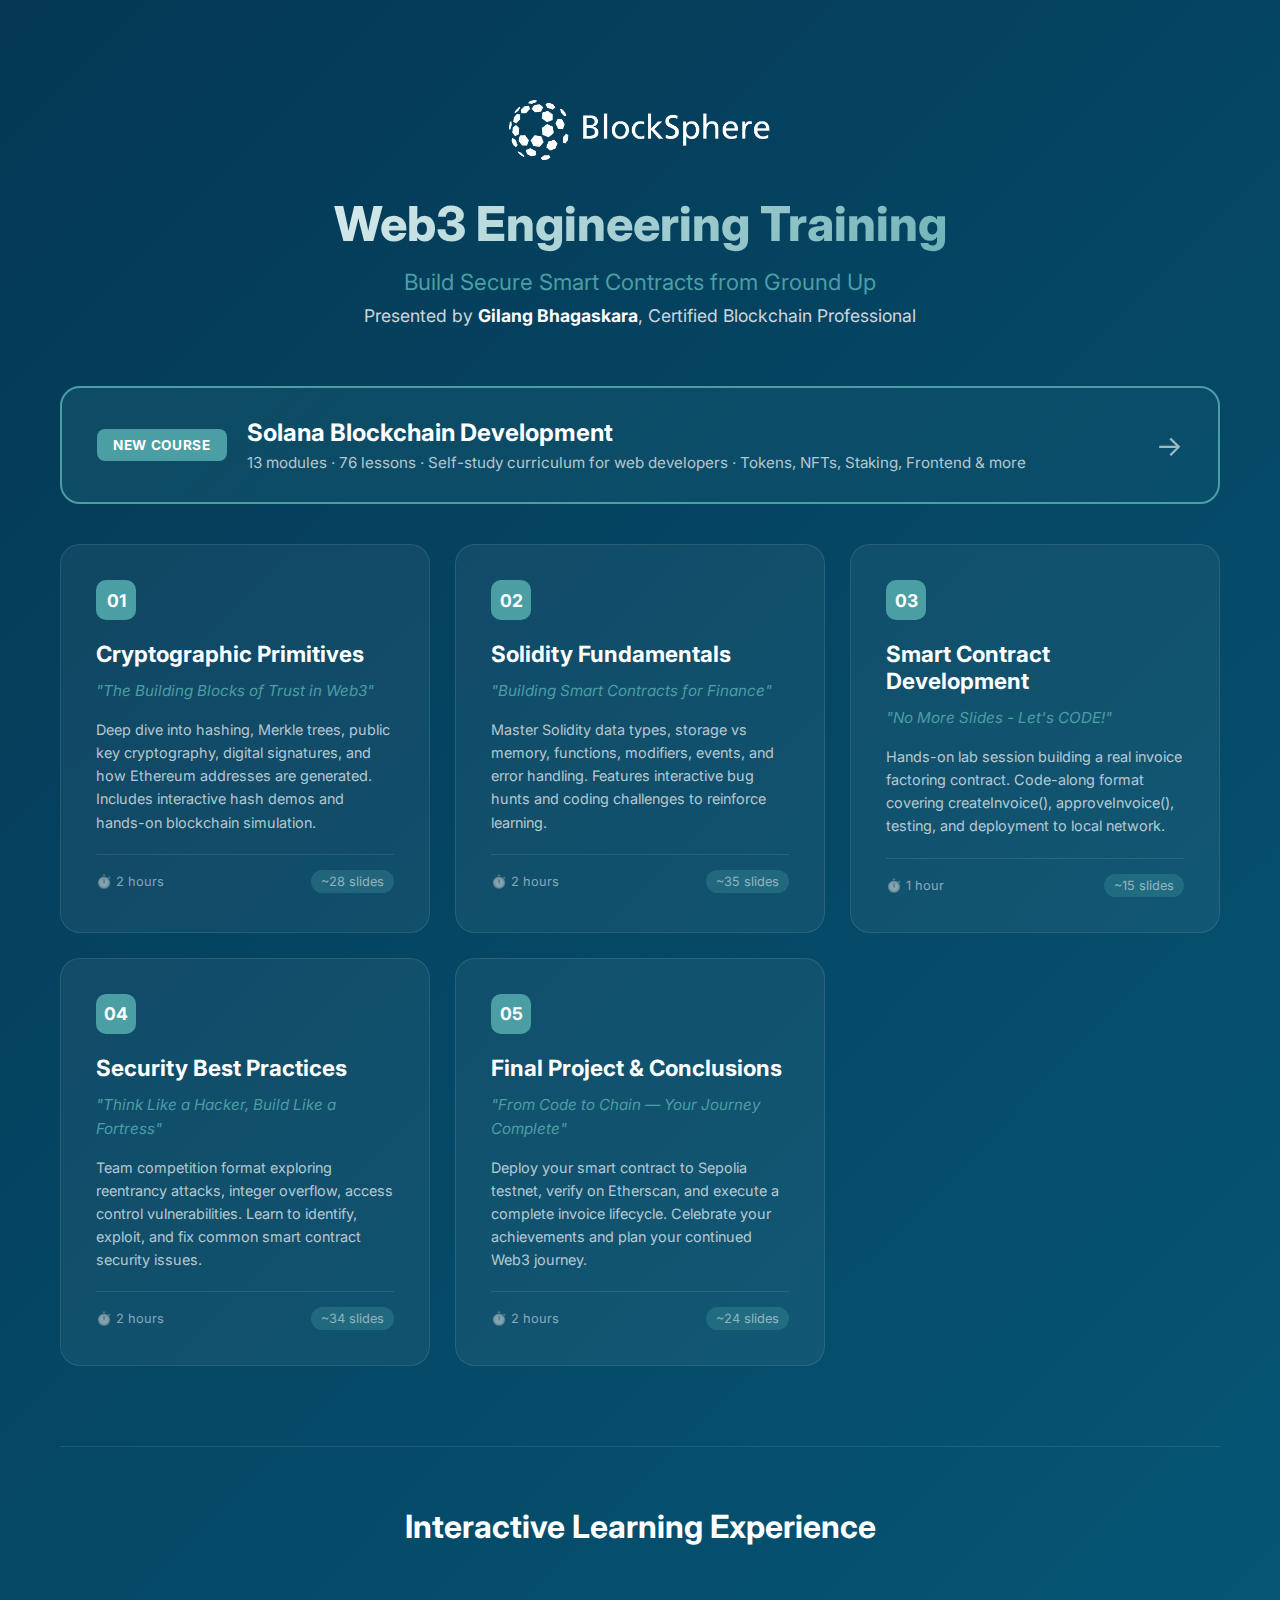
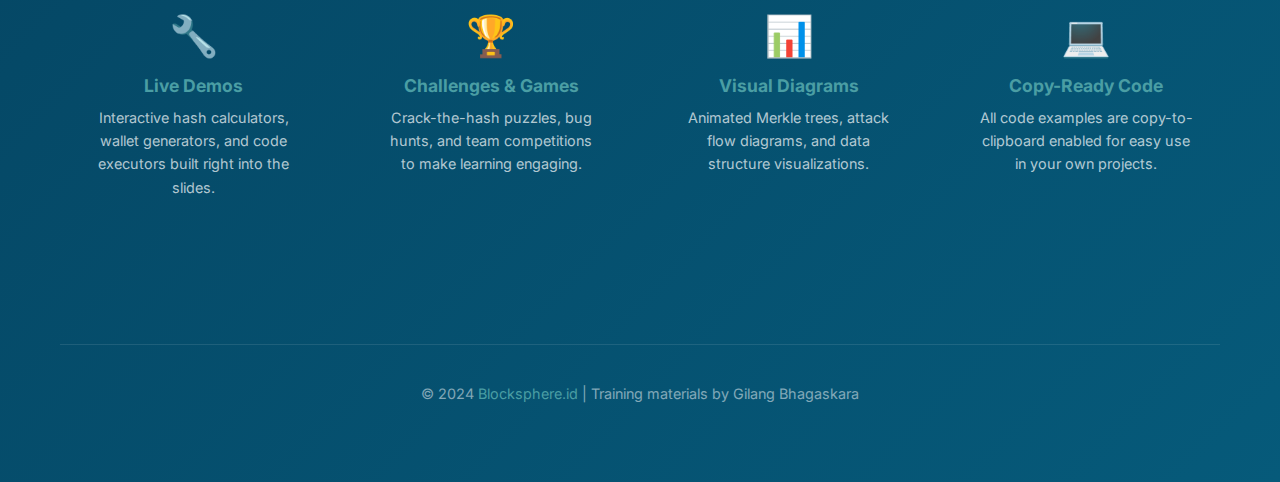
<file: index.html>
<!DOCTYPE html>
<html lang="en">
<head>
    <meta charset="UTF-8">
    <meta name="viewport" content="width=device-width, initial-scale=1.0">
    <title>Web3 Engineering Training | Blocksphere.id</title>
    <link rel="preconnect" href="https://fonts.googleapis.com">
    <link rel="preconnect" href="https://fonts.gstatic.com" crossorigin>
    <link href="https://fonts.googleapis.com/css2?family=Inter:wght@400;500;600;700;800&family=JetBrains+Mono:wght@400;500;600&display=swap" rel="stylesheet">
    <style>
        :root {
            --bs-primary: #043854;
            --bs-accent: #4a9ea4;
            --bs-white: #ffffff;
            --bs-light-bg: #f8fafc;
        }
        
        * {
            margin: 0;
            padding: 0;
            box-sizing: border-box;
        }
        
        body {
            font-family: 'Inter', system-ui, -apple-system, sans-serif;
            background: linear-gradient(135deg, var(--bs-primary) 0%, #065a7a 100%);
            min-height: 100vh;
            color: var(--bs-white);
        }
        
        .container {
            max-width: 1200px;
            margin: 0 auto;
            padding: 40px 20px;
        }
        
        /* Header */
        header {
            text-align: center;
            padding: 60px 20px;
        }
        
        .logo {
            height: 60px;
            margin-bottom: 30px;
        }
        
        header h1 {
            font-size: 3em;
            font-weight: 800;
            margin-bottom: 15px;
            background: linear-gradient(135deg, var(--bs-white) 0%, var(--bs-accent) 100%);
            -webkit-background-clip: text;
            -webkit-text-fill-color: transparent;
            background-clip: text;
        }
        
        header .subtitle {
            font-size: 1.4em;
            color: var(--bs-accent);
            margin-bottom: 10px;
        }
        
        header .presenter {
            font-size: 1.1em;
            color: rgba(255, 255, 255, 0.8);
        }
        
        header .presenter strong {
            color: var(--bs-white);
        }
        
        /* Topic Cards Grid */
        .topics-grid {
            display: grid;
            grid-template-columns: repeat(auto-fit, minmax(280px, 1fr));
            gap: 25px;
            margin-top: 40px;
        }
        
        .topic-card {
            background: rgba(255, 255, 255, 0.05);
            border: 1px solid rgba(255, 255, 255, 0.1);
            border-radius: 20px;
            padding: 35px;
            text-decoration: none;
            color: var(--bs-white);
            transition: all 0.3s ease;
            position: relative;
            overflow: hidden;
        }
        
        .topic-card:hover {
            transform: translateY(-8px);
            background: rgba(255, 255, 255, 0.1);
            border-color: var(--bs-accent);
            box-shadow: 0 20px 40px rgba(0, 0, 0, 0.3);
        }
        
        .topic-card::before {
            content: '';
            position: absolute;
            top: 0;
            left: 0;
            right: 0;
            height: 4px;
            background: var(--bs-accent);
            transform: scaleX(0);
            transition: transform 0.3s ease;
        }
        
        .topic-card:hover::before {
            transform: scaleX(1);
        }
        
        .topic-number {
            display: inline-block;
            background: var(--bs-accent);
            color: var(--bs-white);
            width: 40px;
            height: 40px;
            border-radius: 10px;
            display: flex;
            align-items: center;
            justify-content: center;
            font-weight: 700;
            font-size: 1.1em;
            margin-bottom: 20px;
        }
        
        .topic-card h2 {
            font-size: 1.4em;
            margin-bottom: 12px;
            font-weight: 700;
        }
        
        .topic-card .tagline {
            font-size: 0.95em;
            color: var(--bs-accent);
            margin-bottom: 15px;
            font-style: italic;
        }
        
        .topic-card p {
            font-size: 0.9em;
            color: rgba(255, 255, 255, 0.7);
            line-height: 1.6;
            margin-bottom: 20px;
        }
        
        .topic-card .meta {
            display: flex;
            justify-content: space-between;
            align-items: center;
            font-size: 0.8em;
            color: rgba(255, 255, 255, 0.5);
            border-top: 1px solid rgba(255, 255, 255, 0.1);
            padding-top: 15px;
            margin-top: auto;
        }
        
        .topic-card .duration {
            display: flex;
            align-items: center;
            gap: 5px;
        }
        
        .topic-card .slides-count {
            background: rgba(74, 158, 164, 0.3);
            padding: 4px 10px;
            border-radius: 12px;
        }
        
        .topic-card .arrow {
            position: absolute;
            right: 25px;
            top: 50%;
            transform: translateY(-50%);
            font-size: 1.5em;
            opacity: 0;
            transition: all 0.3s ease;
        }
        
        .topic-card:hover .arrow {
            opacity: 1;
            right: 20px;
        }
        
        /* Features Section */
        .features {
            margin-top: 80px;
            padding: 60px 0;
            border-top: 1px solid rgba(255, 255, 255, 0.1);
        }
        
        .features h2 {
            text-align: center;
            font-size: 2em;
            margin-bottom: 40px;
        }
        
        .features-grid {
            display: grid;
            grid-template-columns: repeat(auto-fit, minmax(250px, 1fr));
            gap: 30px;
        }
        
        .feature {
            text-align: center;
            padding: 25px;
        }
        
        .feature-icon {
            font-size: 2.5em;
            margin-bottom: 15px;
        }
        
        .feature h3 {
            font-size: 1.1em;
            margin-bottom: 10px;
            color: var(--bs-accent);
        }
        
        .feature p {
            font-size: 0.9em;
            color: rgba(255, 255, 255, 0.7);
            line-height: 1.6;
        }
        
        /* Footer */
        footer {
            text-align: center;
            padding: 40px 20px;
            border-top: 1px solid rgba(255, 255, 255, 0.1);
            margin-top: 60px;
        }
        
        footer p {
            color: rgba(255, 255, 255, 0.5);
            font-size: 0.9em;
        }
        
        footer a {
            color: var(--bs-accent);
            text-decoration: none;
        }
        
        footer a:hover {
            text-decoration: underline;
        }
        
        /* Responsive */
        @media (max-width: 768px) {
            header h1 {
                font-size: 2em;
            }
            
            .topics-grid {
                grid-template-columns: 1fr;
            }
            
            .topic-card {
                padding: 25px;
            }
        }
    </style>
</head>
<body>
    <div class="container">
        <header>
            <img src="assets/images/logo-blocksphere.png" alt="Blocksphere.id" class="logo">
            <h1>Web3 Engineering Training</h1>
            <p class="subtitle">Build Secure Smart Contracts from Ground Up</p>
            <p class="presenter">Presented by <strong>Gilang Bhagaskara</strong>, Certified Blockchain Professional</p>
        </header>
        
        <main>
            <!-- Solana Course Banner -->
            <a href="solana/index.html" style="display:block;background:linear-gradient(135deg,rgba(74,158,164,0.15),rgba(74,158,164,0.05));border:2px solid var(--bs-accent);border-radius:20px;padding:30px 35px;text-decoration:none;color:var(--bs-white);margin-bottom:30px;transition:all 0.3s ease;" onmouseover="this.style.transform='translateY(-4px)';this.style.boxShadow='0 16px 32px rgba(0,0,0,0.3)'" onmouseout="this.style.transform='none';this.style.boxShadow='none'">
                <div style="display:flex;align-items:center;gap:20px;flex-wrap:wrap;">
                    <span style="background:var(--bs-accent);color:#fff;padding:8px 16px;border-radius:8px;font-weight:700;font-size:0.85em;letter-spacing:0.05em;">NEW COURSE</span>
                    <div style="flex:1;min-width:200px;">
                        <h2 style="font-size:1.5em;margin-bottom:6px;">Solana Blockchain Development</h2>
                        <p style="color:rgba(255,255,255,0.7);font-size:0.95em;">13 modules &middot; 76 lessons &middot; Self-study curriculum for web developers &middot; Tokens, NFTs, Staking, Frontend &amp; more</p>
                    </div>
                    <span style="font-size:1.8em;opacity:0.6;">→</span>
                </div>
            </a>

            <div class="topics-grid">
                <!-- Topic 1: Cryptographic Primitives -->
                <a href="01-cryptographic-primitives/index.html" class="topic-card">
                    <div class="topic-number">01</div>
                    <h2>Cryptographic Primitives</h2>
                    <p class="tagline">"The Building Blocks of Trust in Web3"</p>
                    <p>Deep dive into hashing, Merkle trees, public key cryptography, digital signatures, and how Ethereum addresses are generated. Includes interactive hash demos and hands-on blockchain simulation.</p>
                    <div class="meta">
                        <span class="duration">⏱️ 2 hours</span>
                        <span class="slides-count">~28 slides</span>
                    </div>
                    <span class="arrow">→</span>
                </a>
                
                <!-- Topic 2: Solidity Fundamentals -->
                <a href="02-solidity-fundamentals/index.html" class="topic-card">
                    <div class="topic-number">02</div>
                    <h2>Solidity Fundamentals</h2>
                    <p class="tagline">"Building Smart Contracts for Finance"</p>
                    <p>Master Solidity data types, storage vs memory, functions, modifiers, events, and error handling. Features interactive bug hunts and coding challenges to reinforce learning.</p>
                    <div class="meta">
                        <span class="duration">⏱️ 2 hours</span>
                        <span class="slides-count">~35 slides</span>
                    </div>
                    <span class="arrow">→</span>
                </a>
                
                <!-- Topic 3: Smart Contract Development -->
                <a href="03-smart-contract-development/index.html" class="topic-card">
                    <div class="topic-number">03</div>
                    <h2>Smart Contract Development</h2>
                    <p class="tagline">"No More Slides - Let's CODE!"</p>
                    <p>Hands-on lab session building a real invoice factoring contract. Code-along format covering createInvoice(), approveInvoice(), testing, and deployment to local network.</p>
                    <div class="meta">
                        <span class="duration">⏱️ 1 hour</span>
                        <span class="slides-count">~15 slides</span>
                    </div>
                    <span class="arrow">→</span>
                </a>
                
                <!-- Topic 4: Security Best Practices -->
                <a href="04-security-best-practices/index.html" class="topic-card">
                    <div class="topic-number">04</div>
                    <h2>Security Best Practices</h2>
                    <p class="tagline">"Think Like a Hacker, Build Like a Fortress"</p>
                    <p>Team competition format exploring reentrancy attacks, integer overflow, access control vulnerabilities. Learn to identify, exploit, and fix common smart contract security issues.</p>
                    <div class="meta">
                        <span class="duration">⏱️ 2 hours</span>
                        <span class="slides-count">~34 slides</span>
                    </div>
                    <span class="arrow">→</span>
                </a>
                
                <!-- Topic 5: Final Project & Conclusions -->
                <a href="05-final-project-and-conclusions/index.html" class="topic-card">
                    <div class="topic-number">05</div>
                    <h2>Final Project & Conclusions</h2>
                    <p class="tagline">"From Code to Chain — Your Journey Complete"</p>
                    <p>Deploy your smart contract to Sepolia testnet, verify on Etherscan, and execute a complete invoice lifecycle. Celebrate your achievements and plan your continued Web3 journey.</p>
                    <div class="meta">
                        <span class="duration">⏱️ 2 hours</span>
                        <span class="slides-count">~24 slides</span>
                    </div>
                    <span class="arrow">→</span>
                </a>
            </div>
            
            <section class="features">
                <h2>Interactive Learning Experience</h2>
                <div class="features-grid">
                    <div class="feature">
                        <div class="feature-icon">🔧</div>
                        <h3>Live Demos</h3>
                        <p>Interactive hash calculators, wallet generators, and code executors built right into the slides.</p>
                    </div>
                    <div class="feature">
                        <div class="feature-icon">🏆</div>
                        <h3>Challenges & Games</h3>
                        <p>Crack-the-hash puzzles, bug hunts, and team competitions to make learning engaging.</p>
                    </div>
                    <div class="feature">
                        <div class="feature-icon">📊</div>
                        <h3>Visual Diagrams</h3>
                        <p>Animated Merkle trees, attack flow diagrams, and data structure visualizations.</p>
                    </div>
                    <div class="feature">
                        <div class="feature-icon">💻</div>
                        <h3>Copy-Ready Code</h3>
                        <p>All code examples are copy-to-clipboard enabled for easy use in your own projects.</p>
                    </div>
                </div>
            </section>
        </main>
        
        <footer>
            <p>© 2024 <a href="https://blocksphere.id" target="_blank">Blocksphere.id</a> | Training materials by Gilang Bhagaskara</p>
        </footer>
    </div>
</body>
</html>
</file>
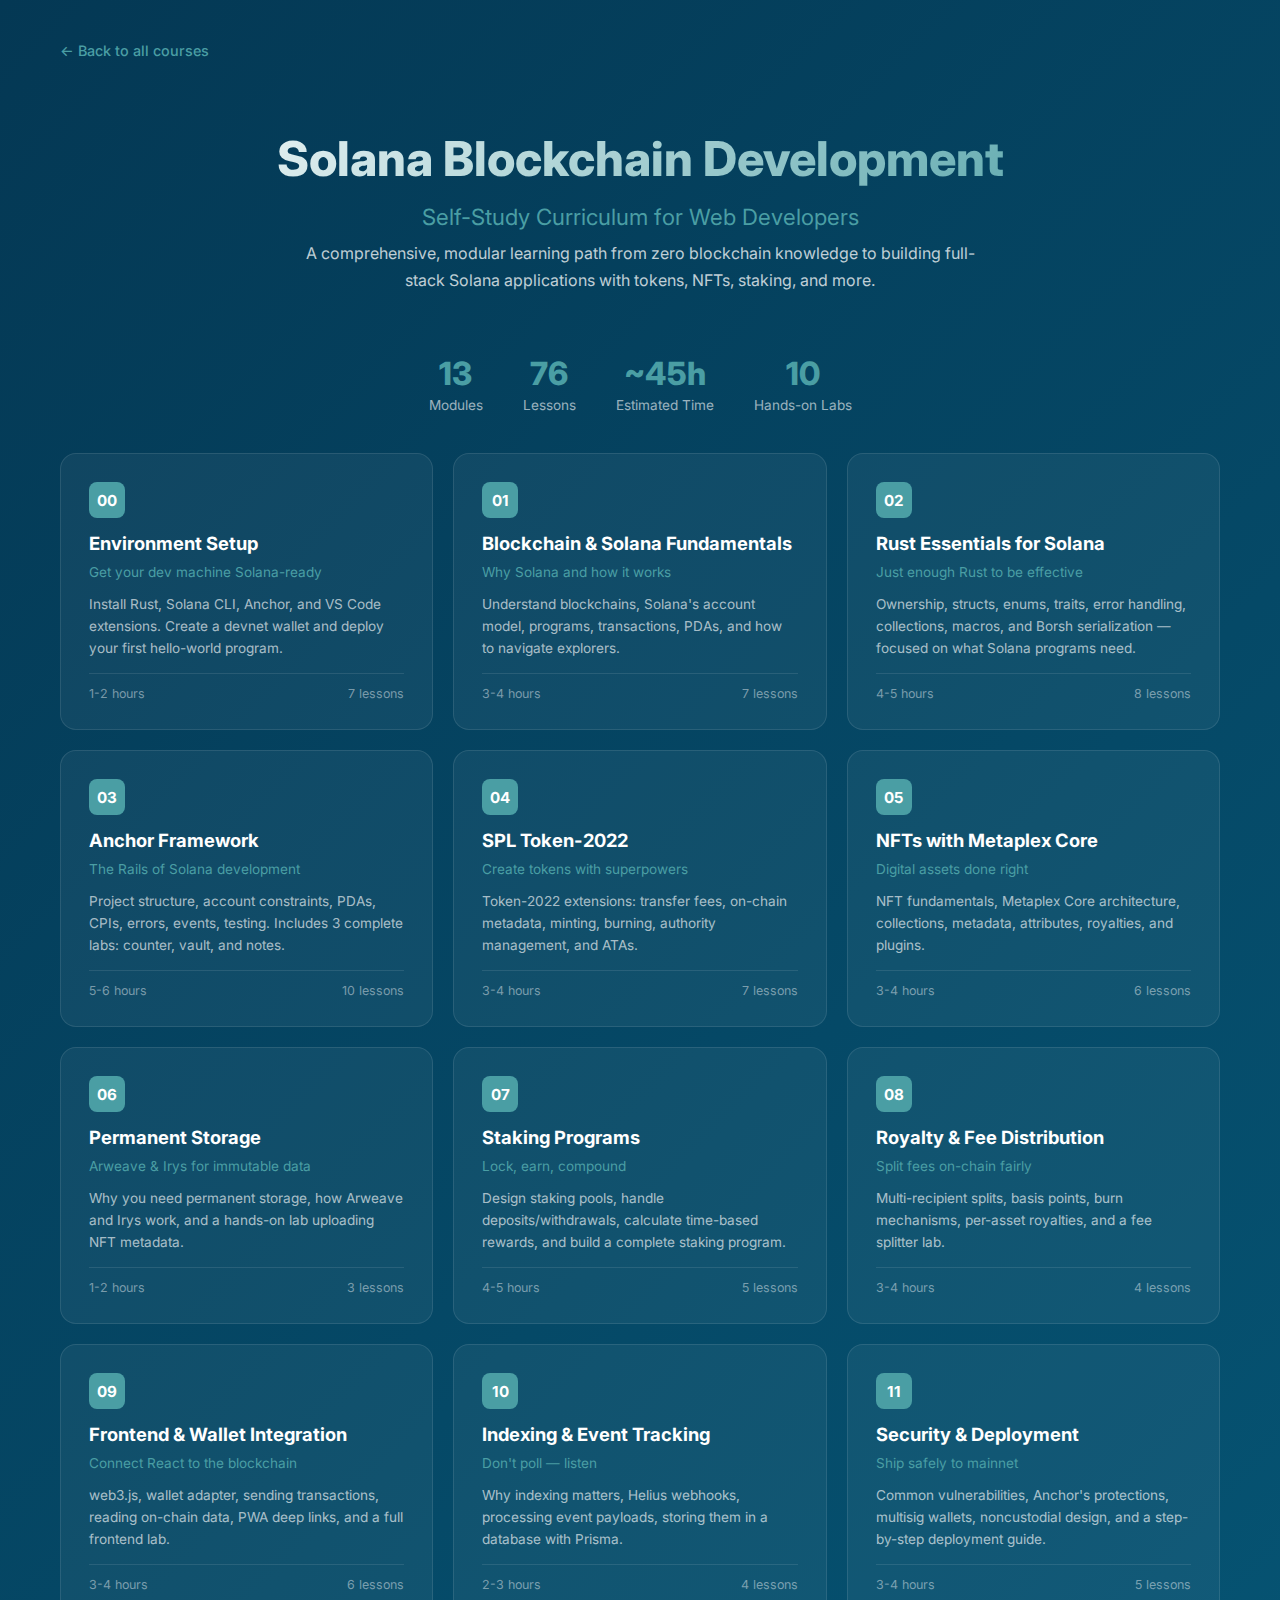
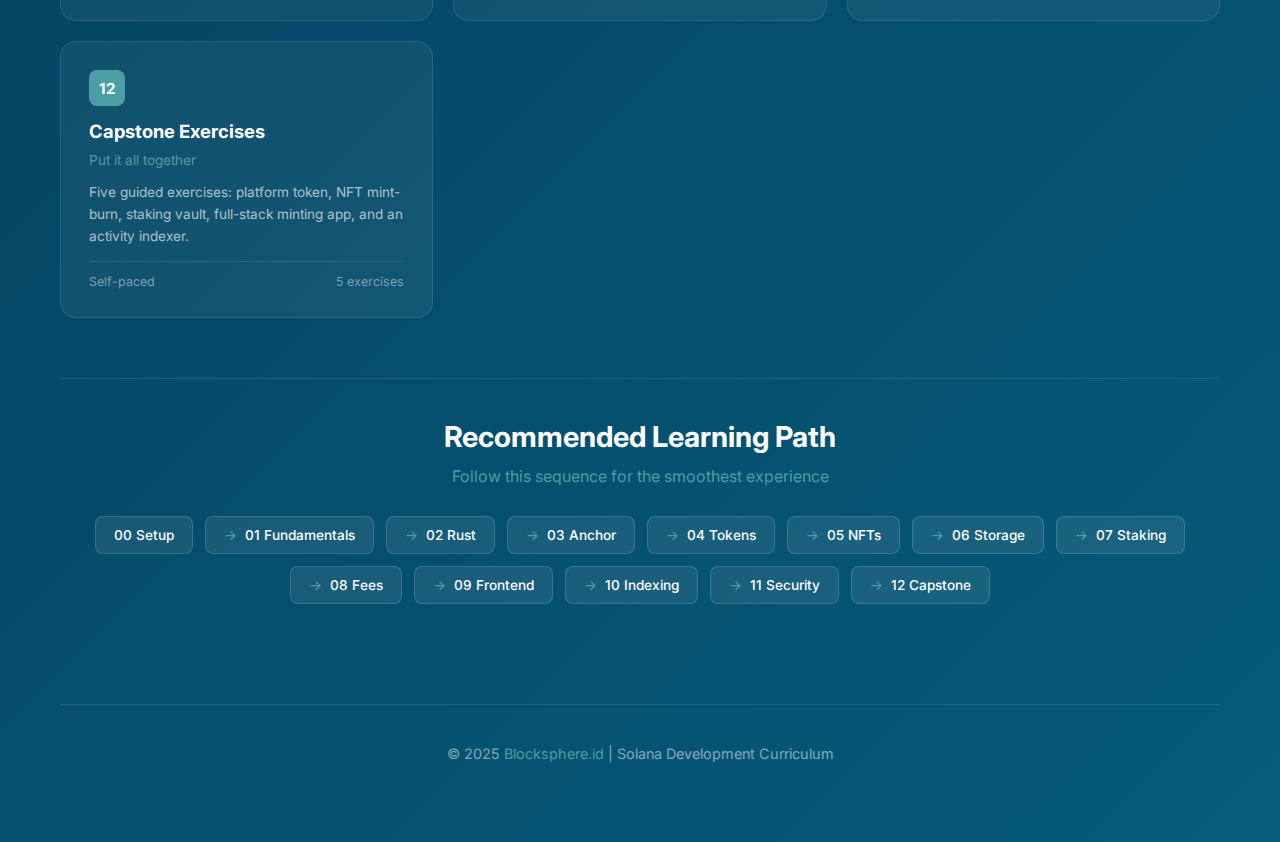
<file: solana/index.html>
<!DOCTYPE html>
<html lang="en">
<head>
    <meta charset="UTF-8">
    <meta name="viewport" content="width=device-width, initial-scale=1.0">
    <title>Solana Blockchain Development | Blocksphere Training</title>
    <link rel="preconnect" href="https://fonts.googleapis.com">
    <link rel="preconnect" href="https://fonts.gstatic.com" crossorigin>
    <link href="https://fonts.googleapis.com/css2?family=Inter:wght@400;500;600;700;800&family=JetBrains+Mono:wght@400;500;600&display=swap" rel="stylesheet">
    <style>
        :root {
            --bs-primary: #043854;
            --bs-accent: #4a9ea4;
            --bs-white: #ffffff;
            --bs-light-bg: #f8fafc;
        }
        * { margin: 0; padding: 0; box-sizing: border-box; }
        body {
            font-family: 'Inter', system-ui, -apple-system, sans-serif;
            background: linear-gradient(135deg, var(--bs-primary) 0%, #065a7a 100%);
            min-height: 100vh;
            color: var(--bs-white);
        }
        .container { max-width: 1200px; margin: 0 auto; padding: 40px 20px; }

        /* Back link */
        .back-link {
            display: inline-flex; align-items: center; gap: 8px;
            color: var(--bs-accent); text-decoration: none; font-size: 0.9em; font-weight: 500;
            margin-bottom: 30px; transition: color 0.2s;
        }
        .back-link:hover { color: #fff; }

        header { text-align: center; padding: 40px 20px 20px; }
        header h1 {
            font-size: 3em; font-weight: 800; margin-bottom: 15px;
            background: linear-gradient(135deg, var(--bs-white) 0%, var(--bs-accent) 100%);
            -webkit-background-clip: text; -webkit-text-fill-color: transparent; background-clip: text;
        }
        header .subtitle { font-size: 1.4em; color: var(--bs-accent); margin-bottom: 10px; }
        header .description { font-size: 1em; color: rgba(255,255,255,0.75); max-width: 700px; margin: 0 auto; line-height: 1.7; }

        /* Stats bar */
        .stats { display: flex; justify-content: center; gap: 40px; margin: 40px 0; flex-wrap: wrap; }
        .stat { text-align: center; }
        .stat-value { font-size: 2em; font-weight: 800; color: var(--bs-accent); }
        .stat-label { font-size: 0.85em; color: rgba(255,255,255,0.6); margin-top: 4px; }

        /* Module grid */
        .modules-grid { display: grid; grid-template-columns: repeat(auto-fit, minmax(320px, 1fr)); gap: 20px; margin-top: 40px; }

        .module-card {
            background: rgba(255,255,255,0.05); border: 1px solid rgba(255,255,255,0.1);
            border-radius: 16px; padding: 28px; text-decoration: none; color: var(--bs-white);
            transition: all 0.25s; position: relative; overflow: hidden;
        }
        .module-card:hover { transform: translateY(-4px); background: rgba(255,255,255,0.1); border-color: var(--bs-accent); box-shadow: 0 16px 32px rgba(0,0,0,0.3); }
        .module-card::before { content: ''; position: absolute; top: 0; left: 0; right: 0; height: 3px; background: var(--bs-accent); transform: scaleX(0); transition: transform 0.25s; }
        .module-card:hover::before { transform: scaleX(1); }

        .module-num { display: inline-block; background: var(--bs-accent); color: #fff; width: 36px; height: 36px; border-radius: 8px; display: flex; align-items: center; justify-content: center; font-weight: 700; font-size: 0.95em; margin-bottom: 14px; }
        .module-card h2 { font-size: 1.15em; margin-bottom: 8px; font-weight: 700; }
        .module-card .tagline { font-size: 0.85em; color: var(--bs-accent); margin-bottom: 10px; }
        .module-card p { font-size: 0.85em; color: rgba(255,255,255,0.65); line-height: 1.6; margin-bottom: 14px; }
        .module-card .meta { display: flex; justify-content: space-between; align-items: center; font-size: 0.78em; color: rgba(255,255,255,0.45); border-top: 1px solid rgba(255,255,255,0.1); padding-top: 12px; }

        /* Path section */
        .learning-path { margin-top: 60px; padding: 40px 0; border-top: 1px solid rgba(255,255,255,0.1); }
        .learning-path h2 { text-align: center; font-size: 1.8em; margin-bottom: 12px; }
        .learning-path .desc { text-align: center; color: var(--bs-accent); margin-bottom: 30px; }
        .path-steps { display: flex; flex-wrap: wrap; gap: 12px; justify-content: center; }
        .path-step {
            background: rgba(255,255,255,0.08); border: 1px solid rgba(255,255,255,0.15);
            border-radius: 8px; padding: 10px 18px; font-size: 0.85em; font-weight: 500;
            display: flex; align-items: center; gap: 8px;
        }
        .path-step .arrow { color: var(--bs-accent); }

        footer { text-align: center; padding: 40px 20px; border-top: 1px solid rgba(255,255,255,0.1); margin-top: 60px; }
        footer p { color: rgba(255,255,255,0.5); font-size: 0.9em; }
        footer a { color: var(--bs-accent); text-decoration: none; }
        footer a:hover { text-decoration: underline; }

        @media (max-width: 768px) {
            header h1 { font-size: 2em; }
            .modules-grid { grid-template-columns: 1fr; }
        }
    </style>
</head>
<body>
    <div class="container">
        <a href="../index.html" class="back-link">&larr; Back to all courses</a>

        <header>
            <h1>Solana Blockchain Development</h1>
            <p class="subtitle">Self-Study Curriculum for Web Developers</p>
            <p class="description">A comprehensive, modular learning path from zero blockchain knowledge to building full-stack Solana applications with tokens, NFTs, staking, and more.</p>
        </header>

        <div class="stats">
            <div class="stat"><div class="stat-value">13</div><div class="stat-label">Modules</div></div>
            <div class="stat"><div class="stat-value">76</div><div class="stat-label">Lessons</div></div>
            <div class="stat"><div class="stat-value">~45h</div><div class="stat-label">Estimated Time</div></div>
            <div class="stat"><div class="stat-value">10</div><div class="stat-label">Hands-on Labs</div></div>
        </div>

        <main>
            <div class="modules-grid">
                <a href="viewer.html?file=00-environment-setup/01-rust-and-cargo.md" class="module-card">
                    <div class="module-num">00</div>
                    <h2>Environment Setup</h2>
                    <p class="tagline">Get your dev machine Solana-ready</p>
                    <p>Install Rust, Solana CLI, Anchor, and VS Code extensions. Create a devnet wallet and deploy your first hello-world program.</p>
                    <div class="meta"><span>1-2 hours</span><span>7 lessons</span></div>
                </a>

                <a href="viewer.html?file=01-blockchain-and-solana-fundamentals/01-what-is-a-blockchain.md" class="module-card">
                    <div class="module-num">01</div>
                    <h2>Blockchain & Solana Fundamentals</h2>
                    <p class="tagline">Why Solana and how it works</p>
                    <p>Understand blockchains, Solana's account model, programs, transactions, PDAs, and how to navigate explorers.</p>
                    <div class="meta"><span>3-4 hours</span><span>7 lessons</span></div>
                </a>

                <a href="viewer.html?file=02-rust-essentials-for-solana/01-ownership-and-borrowing.md" class="module-card">
                    <div class="module-num">02</div>
                    <h2>Rust Essentials for Solana</h2>
                    <p class="tagline">Just enough Rust to be effective</p>
                    <p>Ownership, structs, enums, traits, error handling, collections, macros, and Borsh serialization — focused on what Solana programs need.</p>
                    <div class="meta"><span>4-5 hours</span><span>8 lessons</span></div>
                </a>

                <a href="viewer.html?file=03-anchor-framework/01-anchor-project-structure.md" class="module-card">
                    <div class="module-num">03</div>
                    <h2>Anchor Framework</h2>
                    <p class="tagline">The Rails of Solana development</p>
                    <p>Project structure, account constraints, PDAs, CPIs, errors, events, testing. Includes 3 complete labs: counter, vault, and notes.</p>
                    <div class="meta"><span>5-6 hours</span><span>10 lessons</span></div>
                </a>

                <a href="viewer.html?file=04-spl-token-2022/01-token-2022-overview.md" class="module-card">
                    <div class="module-num">04</div>
                    <h2>SPL Token-2022</h2>
                    <p class="tagline">Create tokens with superpowers</p>
                    <p>Token-2022 extensions: transfer fees, on-chain metadata, minting, burning, authority management, and ATAs.</p>
                    <div class="meta"><span>3-4 hours</span><span>7 lessons</span></div>
                </a>

                <a href="viewer.html?file=05-nfts-with-metaplex-core/01-nft-concepts.md" class="module-card">
                    <div class="module-num">05</div>
                    <h2>NFTs with Metaplex Core</h2>
                    <p class="tagline">Digital assets done right</p>
                    <p>NFT fundamentals, Metaplex Core architecture, collections, metadata, attributes, royalties, and plugins.</p>
                    <div class="meta"><span>3-4 hours</span><span>6 lessons</span></div>
                </a>

                <a href="viewer.html?file=06-permanent-storage-arweave-irys/01-why-permanent-storage.md" class="module-card">
                    <div class="module-num">06</div>
                    <h2>Permanent Storage</h2>
                    <p class="tagline">Arweave & Irys for immutable data</p>
                    <p>Why you need permanent storage, how Arweave and Irys work, and a hands-on lab uploading NFT metadata.</p>
                    <div class="meta"><span>1-2 hours</span><span>3 lessons</span></div>
                </a>

                <a href="viewer.html?file=07-staking-programs/01-staking-concepts.md" class="module-card">
                    <div class="module-num">07</div>
                    <h2>Staking Programs</h2>
                    <p class="tagline">Lock, earn, compound</p>
                    <p>Design staking pools, handle deposits/withdrawals, calculate time-based rewards, and build a complete staking program.</p>
                    <div class="meta"><span>4-5 hours</span><span>5 lessons</span></div>
                </a>

                <a href="viewer.html?file=08-royalty-and-fee-distribution/01-fee-distribution-concepts.md" class="module-card">
                    <div class="module-num">08</div>
                    <h2>Royalty & Fee Distribution</h2>
                    <p class="tagline">Split fees on-chain fairly</p>
                    <p>Multi-recipient splits, basis points, burn mechanisms, per-asset royalties, and a fee splitter lab.</p>
                    <div class="meta"><span>3-4 hours</span><span>4 lessons</span></div>
                </a>

                <a href="viewer.html?file=09-frontend-wallet-integration/01-web3js-basics.md" class="module-card">
                    <div class="module-num">09</div>
                    <h2>Frontend & Wallet Integration</h2>
                    <p class="tagline">Connect React to the blockchain</p>
                    <p>web3.js, wallet adapter, sending transactions, reading on-chain data, PWA deep links, and a full frontend lab.</p>
                    <div class="meta"><span>3-4 hours</span><span>6 lessons</span></div>
                </a>

                <a href="viewer.html?file=10-indexing-and-event-tracking/01-why-indexing.md" class="module-card">
                    <div class="module-num">10</div>
                    <h2>Indexing & Event Tracking</h2>
                    <p class="tagline">Don't poll — listen</p>
                    <p>Why indexing matters, Helius webhooks, processing event payloads, storing them in a database with Prisma.</p>
                    <div class="meta"><span>2-3 hours</span><span>4 lessons</span></div>
                </a>

                <a href="viewer.html?file=11-security-and-deployment/01-common-vulnerabilities.md" class="module-card">
                    <div class="module-num">11</div>
                    <h2>Security & Deployment</h2>
                    <p class="tagline">Ship safely to mainnet</p>
                    <p>Common vulnerabilities, Anchor's protections, multisig wallets, noncustodial design, and a step-by-step deployment guide.</p>
                    <div class="meta"><span>3-4 hours</span><span>5 lessons</span></div>
                </a>

                <a href="viewer.html?file=12-capstone-exercises/01-exercise-platform-token.md" class="module-card">
                    <div class="module-num">12</div>
                    <h2>Capstone Exercises</h2>
                    <p class="tagline">Put it all together</p>
                    <p>Five guided exercises: platform token, NFT mint-burn, staking vault, full-stack minting app, and an activity indexer.</p>
                    <div class="meta"><span>Self-paced</span><span>5 exercises</span></div>
                </a>
            </div>

            <section class="learning-path">
                <h2>Recommended Learning Path</h2>
                <p class="desc">Follow this sequence for the smoothest experience</p>
                <div class="path-steps">
                    <div class="path-step">00 Setup</div>
                    <div class="path-step"><span class="arrow">&rarr;</span> 01 Fundamentals</div>
                    <div class="path-step"><span class="arrow">&rarr;</span> 02 Rust</div>
                    <div class="path-step"><span class="arrow">&rarr;</span> 03 Anchor</div>
                    <div class="path-step"><span class="arrow">&rarr;</span> 04 Tokens</div>
                    <div class="path-step"><span class="arrow">&rarr;</span> 05 NFTs</div>
                    <div class="path-step"><span class="arrow">&rarr;</span> 06 Storage</div>
                    <div class="path-step"><span class="arrow">&rarr;</span> 07 Staking</div>
                    <div class="path-step"><span class="arrow">&rarr;</span> 08 Fees</div>
                    <div class="path-step"><span class="arrow">&rarr;</span> 09 Frontend</div>
                    <div class="path-step"><span class="arrow">&rarr;</span> 10 Indexing</div>
                    <div class="path-step"><span class="arrow">&rarr;</span> 11 Security</div>
                    <div class="path-step"><span class="arrow">&rarr;</span> 12 Capstone</div>
                </div>
            </section>
        </main>

        <footer>
            <p>&copy; 2025 <a href="https://blocksphere.id" target="_blank">Blocksphere.id</a> | Solana Development Curriculum</p>
        </footer>
    </div>
</body>
</html>
</file>
